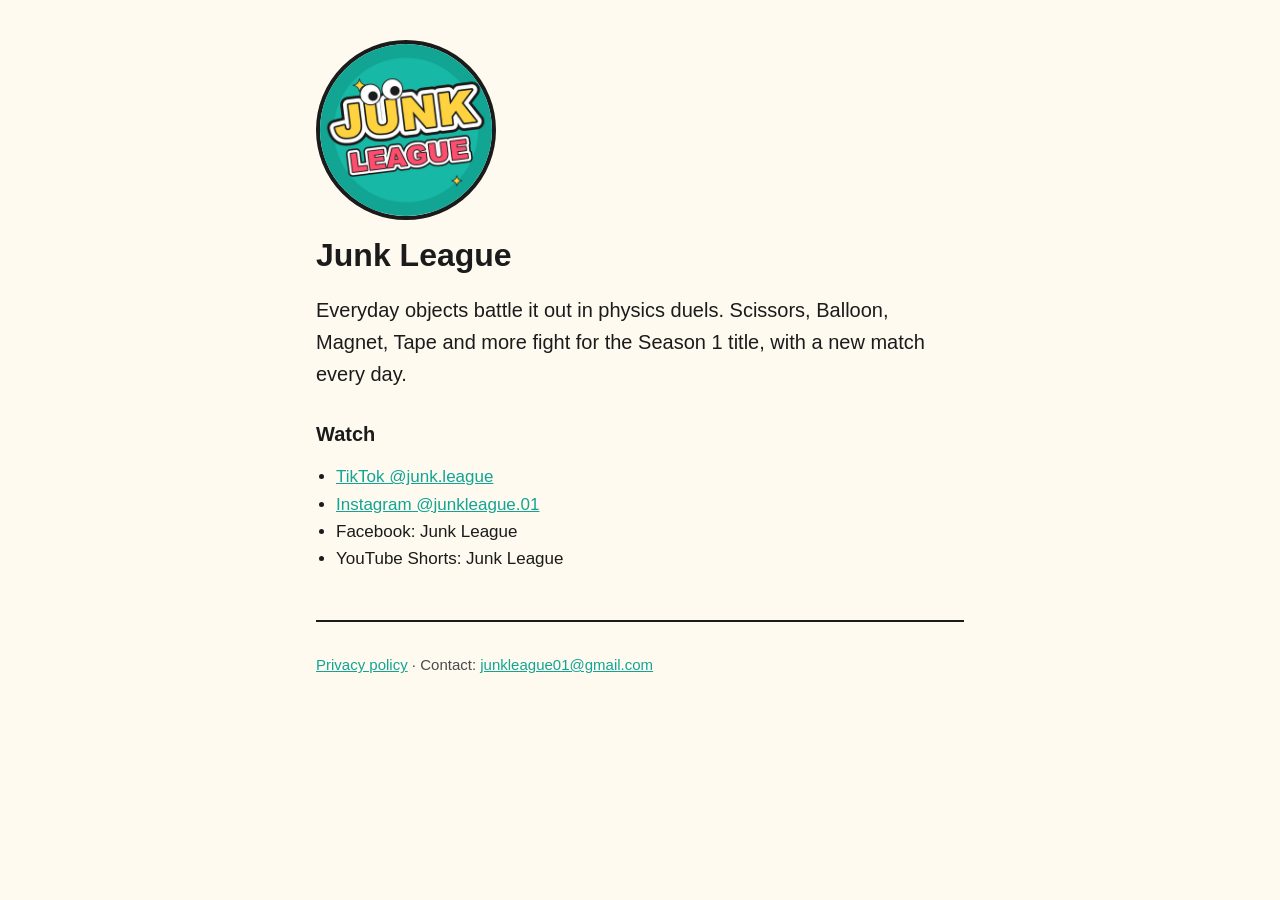
<file: index.html>
<!doctype html>
<html lang="en">
<head>
<meta charset="utf-8">
<meta name="viewport" content="width=device-width, initial-scale=1">
<title>Junk League</title>
<meta name="description" content="Junk League: everyday objects battle in physics duels. A new match every day.">
<link rel="icon" href="logo.png">
<link rel="stylesheet" href="style.css">
</head>
<body>
<main>
  <img class="logo" src="logo.png" alt="Junk League logo">
  <h1>Junk League</h1>
  <p class="lead">Everyday objects battle it out in physics duels. Scissors, Balloon, Magnet, Tape and more fight for the Season 1 title, with a new match every day.</p>
  <h2>Watch</h2>
  <ul>
    <li><a href="https://www.tiktok.com/@junk.league">TikTok @junk.league</a></li>
    <li><a href="https://www.instagram.com/junkleague.01/">Instagram @junkleague.01</a></li>
    <li>Facebook: Junk League</li>
    <li>YouTube Shorts: Junk League</li>
  </ul>
  <footer>
    <p class="muted"><a href="privacy.html">Privacy policy</a> · Contact: <a href="mailto:junkleague01@gmail.com">junkleague01@gmail.com</a></p>
  </footer>
</main>
</body>
</html>
</file>
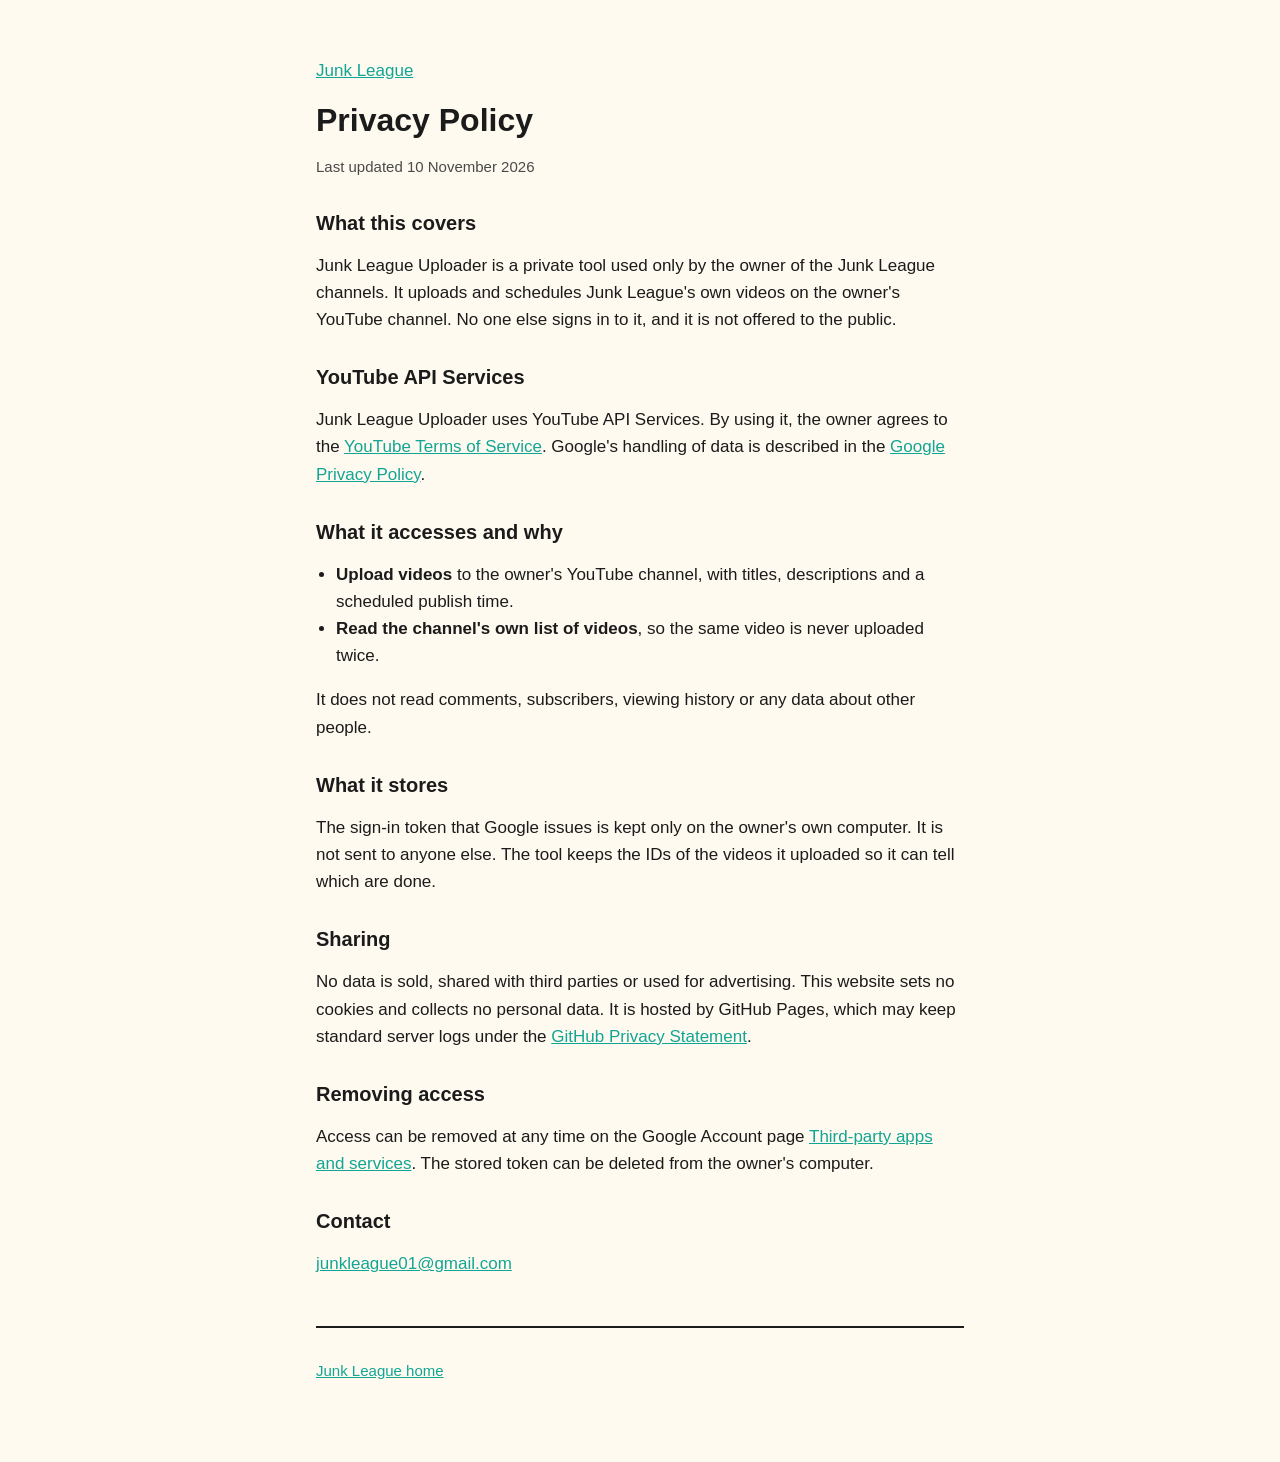
<file: privacy.html>
<!doctype html>
<html lang="en">
<head>
<meta charset="utf-8">
<meta name="viewport" content="width=device-width, initial-scale=1">
<title>Privacy Policy · Junk League</title>
<link rel="icon" href="logo.png">
<link rel="stylesheet" href="style.css">
</head>
<body>
<main>
  <p><a href="./">Junk League</a></p>
  <h1>Privacy Policy</h1>
  <p class="muted">Last updated 10 November 2026</p>

  <h2>What this covers</h2>
  <p>Junk League Uploader is a private tool used only by the owner of the Junk League channels. It uploads and schedules Junk League's own videos on the owner's YouTube channel. No one else signs in to it, and it is not offered to the public.</p>

  <h2>YouTube API Services</h2>
  <p>Junk League Uploader uses YouTube API Services. By using it, the owner agrees to the <a href="https://www.youtube.com/t/terms">YouTube Terms of Service</a>. Google's handling of data is described in the <a href="https://policies.google.com/privacy">Google Privacy Policy</a>.</p>

  <h2>What it accesses and why</h2>
  <ul>
    <li><strong>Upload videos</strong> to the owner's YouTube channel, with titles, descriptions and a scheduled publish time.</li>
    <li><strong>Read the channel's own list of videos</strong>, so the same video is never uploaded twice.</li>
  </ul>
  <p>It does not read comments, subscribers, viewing history or any data about other people.</p>

  <h2>What it stores</h2>
  <p>The sign-in token that Google issues is kept only on the owner's own computer. It is not sent to anyone else. The tool keeps the IDs of the videos it uploaded so it can tell which are done.</p>

  <h2>Sharing</h2>
  <p>No data is sold, shared with third parties or used for advertising. This website sets no cookies and collects no personal data. It is hosted by GitHub Pages, which may keep standard server logs under the <a href="https://docs.github.com/en/site-policy/privacy-policies/github-general-privacy-statement">GitHub Privacy Statement</a>.</p>

  <h2>Removing access</h2>
  <p>Access can be removed at any time on the Google Account page <a href="https://myaccount.google.com/permissions">Third-party apps and services</a>. The stored token can be deleted from the owner's computer.</p>

  <h2>Contact</h2>
  <p><a href="mailto:junkleague01@gmail.com">junkleague01@gmail.com</a></p>

  <footer>
    <p class="muted"><a href="./">Junk League home</a></p>
  </footer>
</main>
</body>
</html>
</file>
<file: style.css>
:root { --ink: #1b1b1b; --paper: #fffaf0; --yellow: #ffd23f; --teal: #12a594; --muted: #4a4a4a; }
* { box-sizing: border-box; }
body { margin: 0; background: var(--paper); color: var(--ink); font: 17px/1.6 Arial, sans-serif; }
main { max-width: 680px; margin: 0 auto; padding: 40px 16px 64px; }
h1, h2 { font-family: "Arial Black", Arial, sans-serif; line-height: 1.2; }
h1 { font-size: 32px; margin: 16px 0 8px; }
h2 { font-size: 20px; margin: 32px 0 8px; }
a { color: var(--teal); }
.logo { width: 180px; height: 180px; border-radius: 50%; border: 4px solid var(--ink); display: block; }
.lead { font-size: 20px; }
.muted { color: var(--muted); font-size: 15px; }
footer { margin-top: 48px; padding-top: 16px; border-top: 2px solid var(--ink); }
ul { padding-left: 20px; }
</file>
